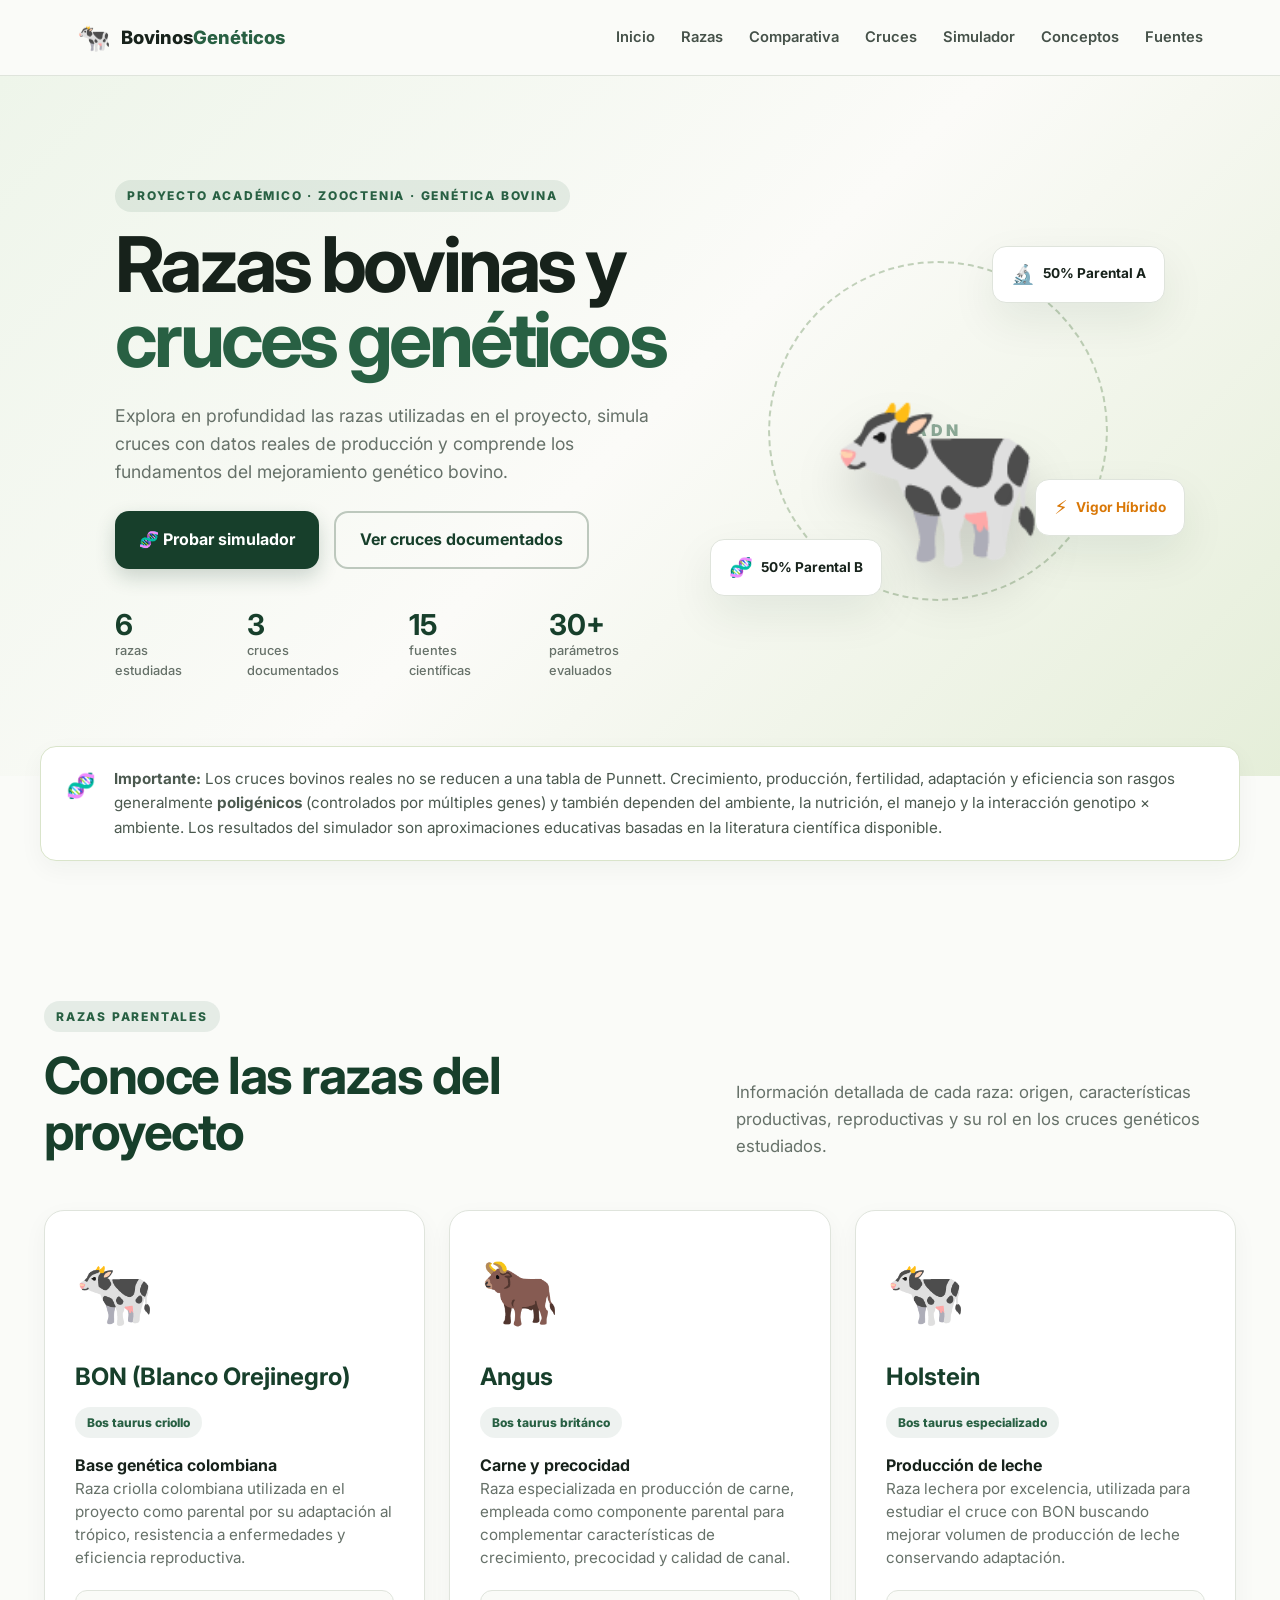
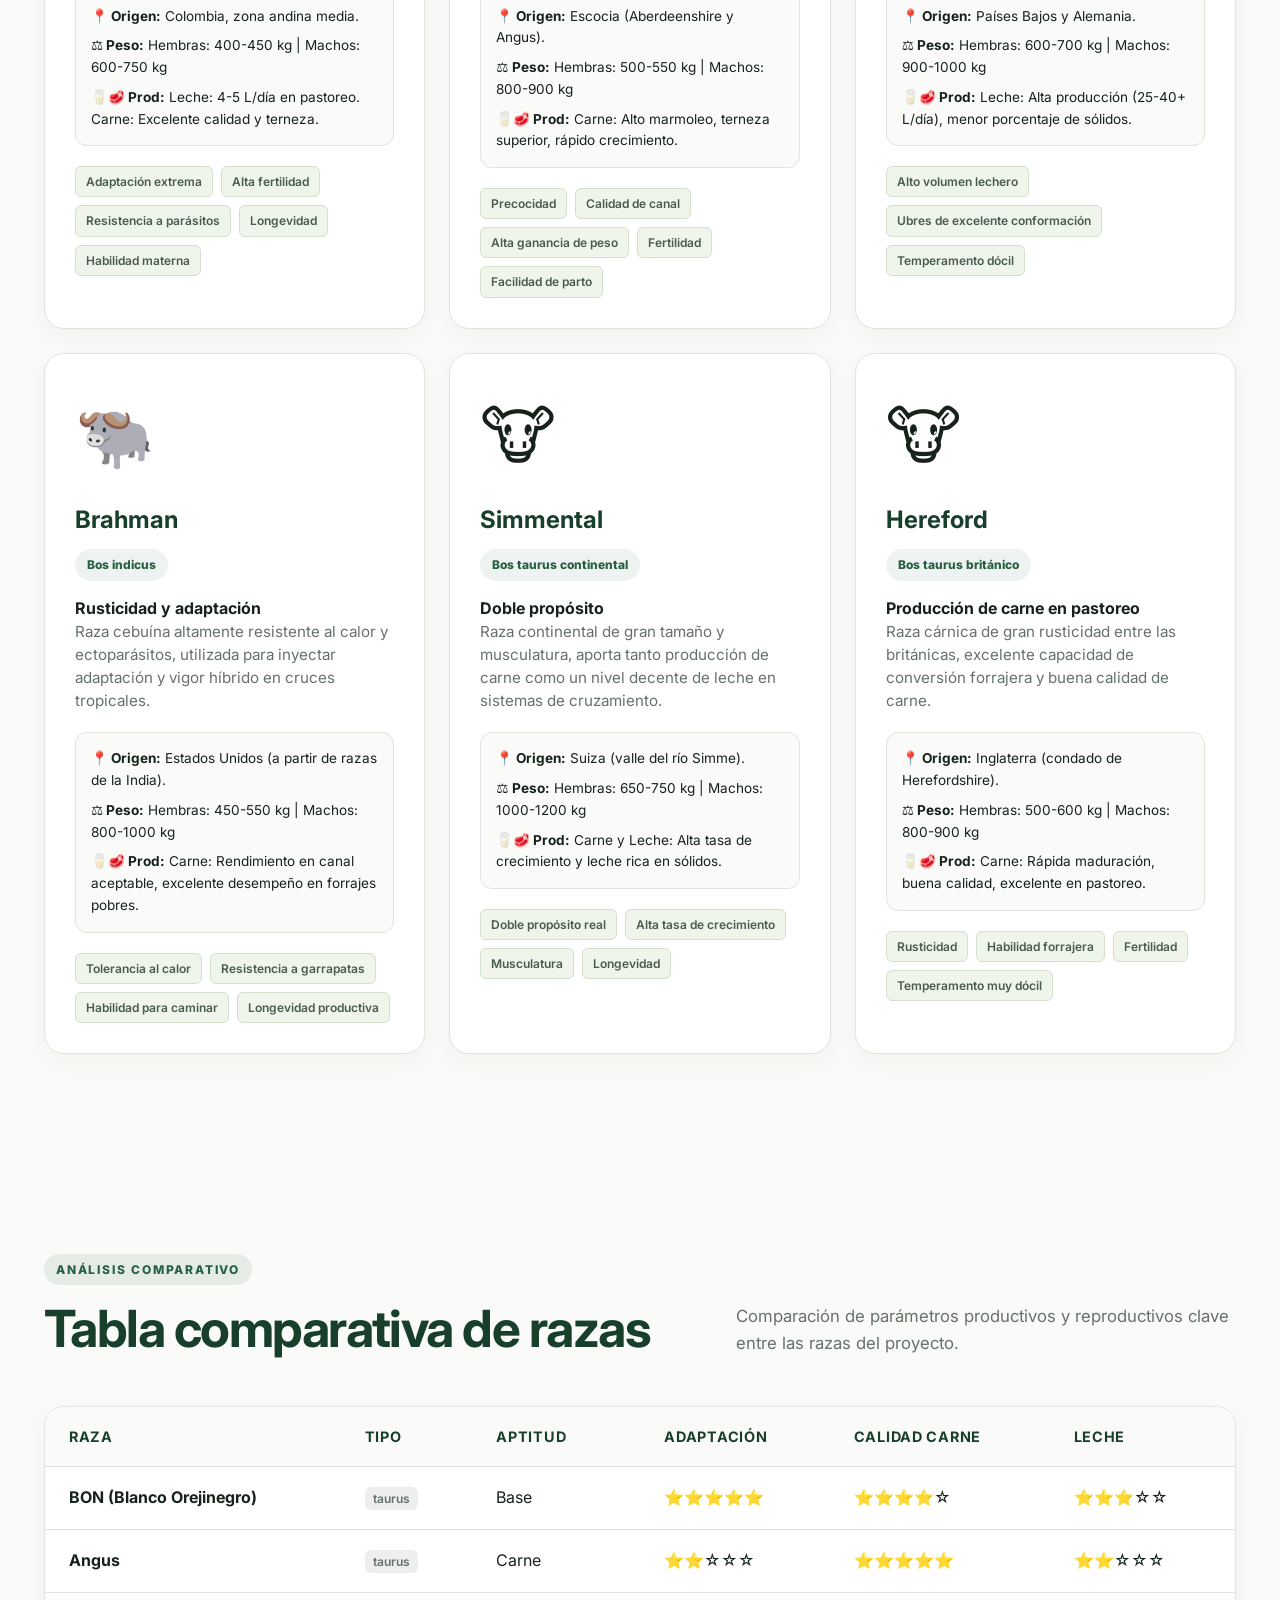
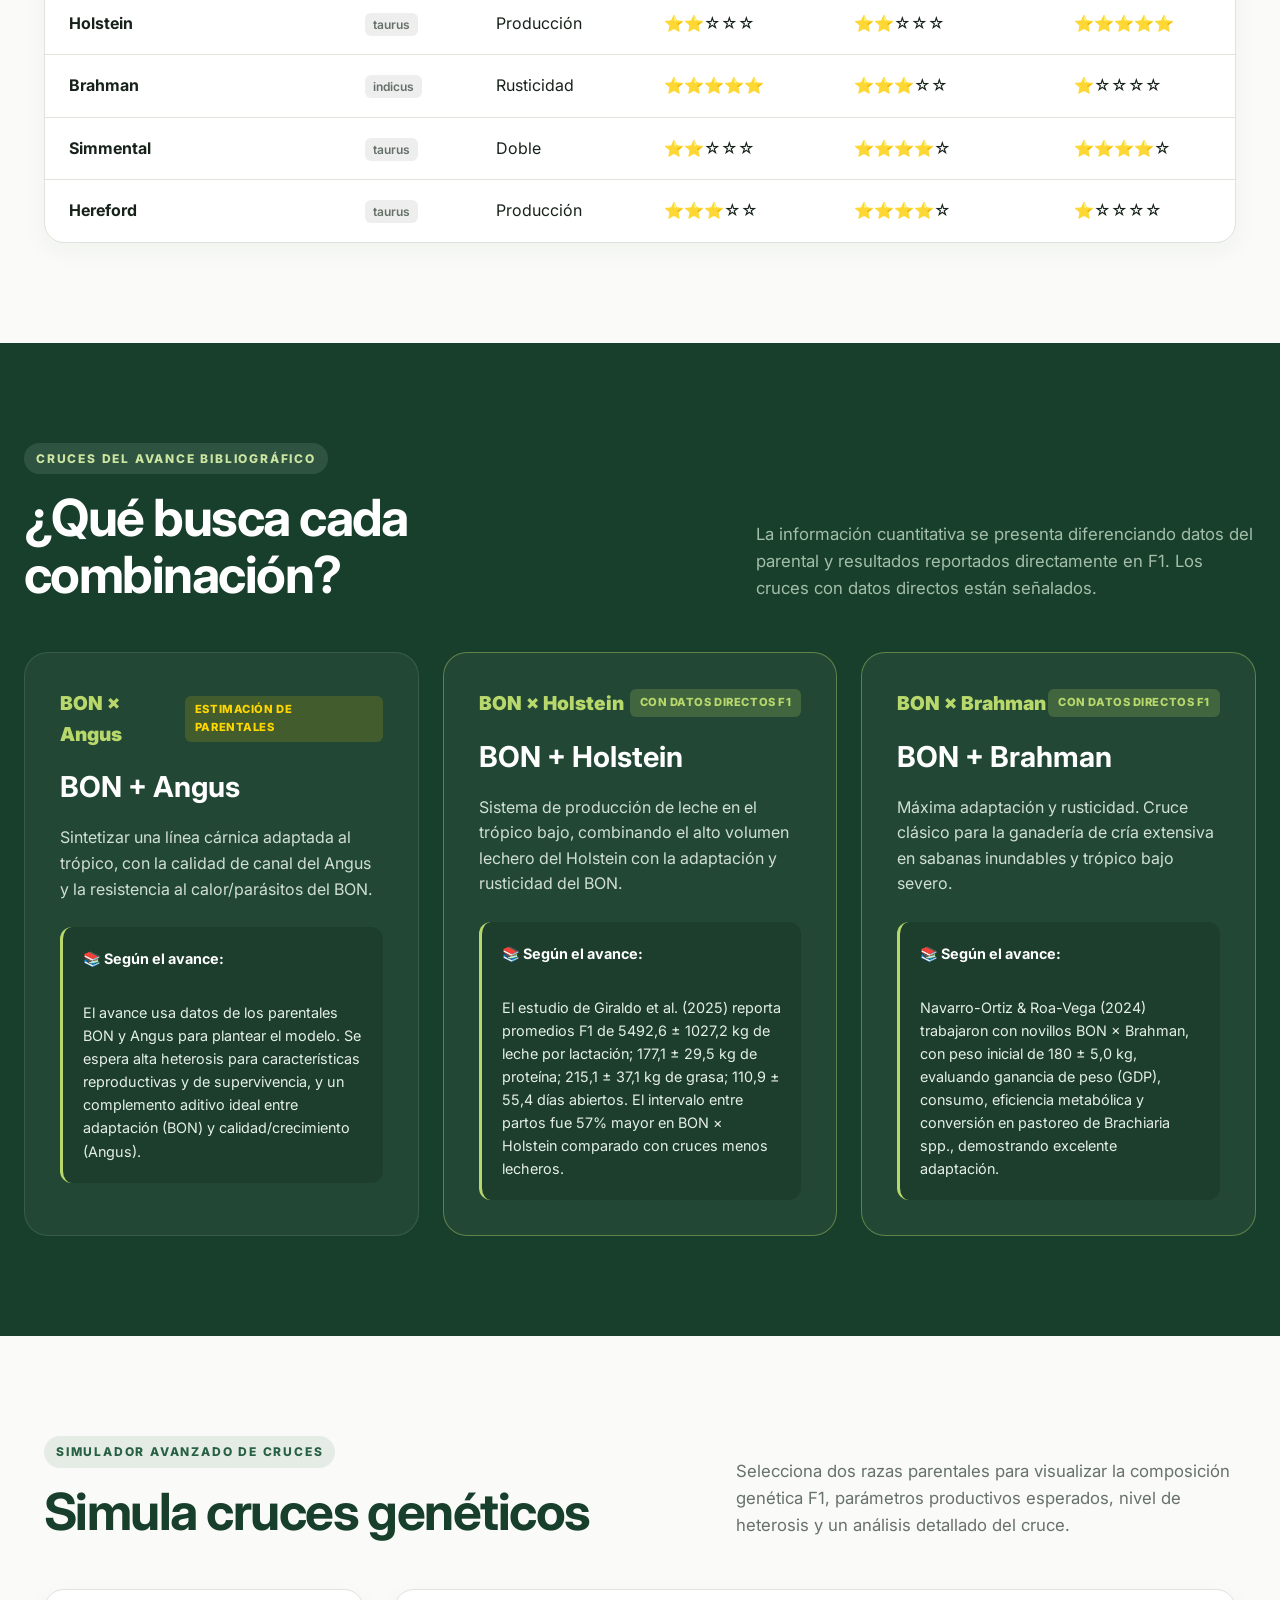
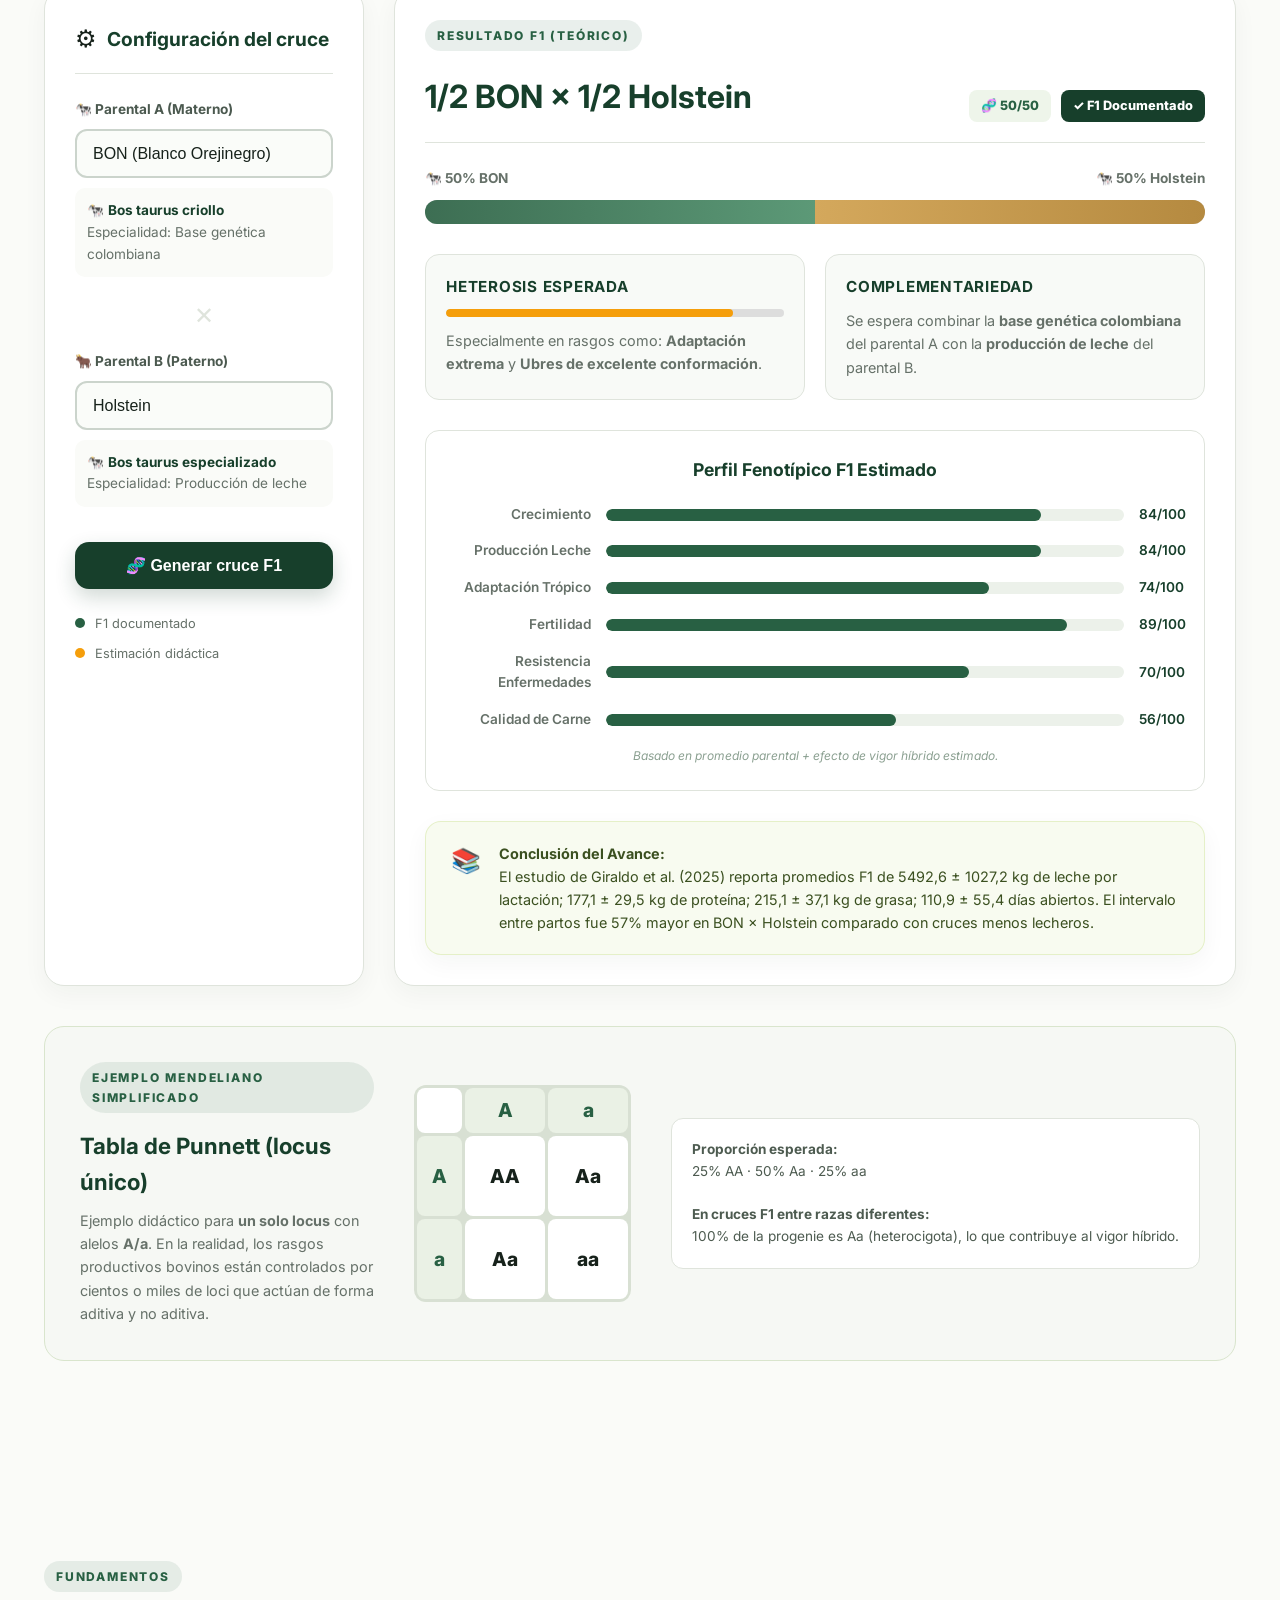
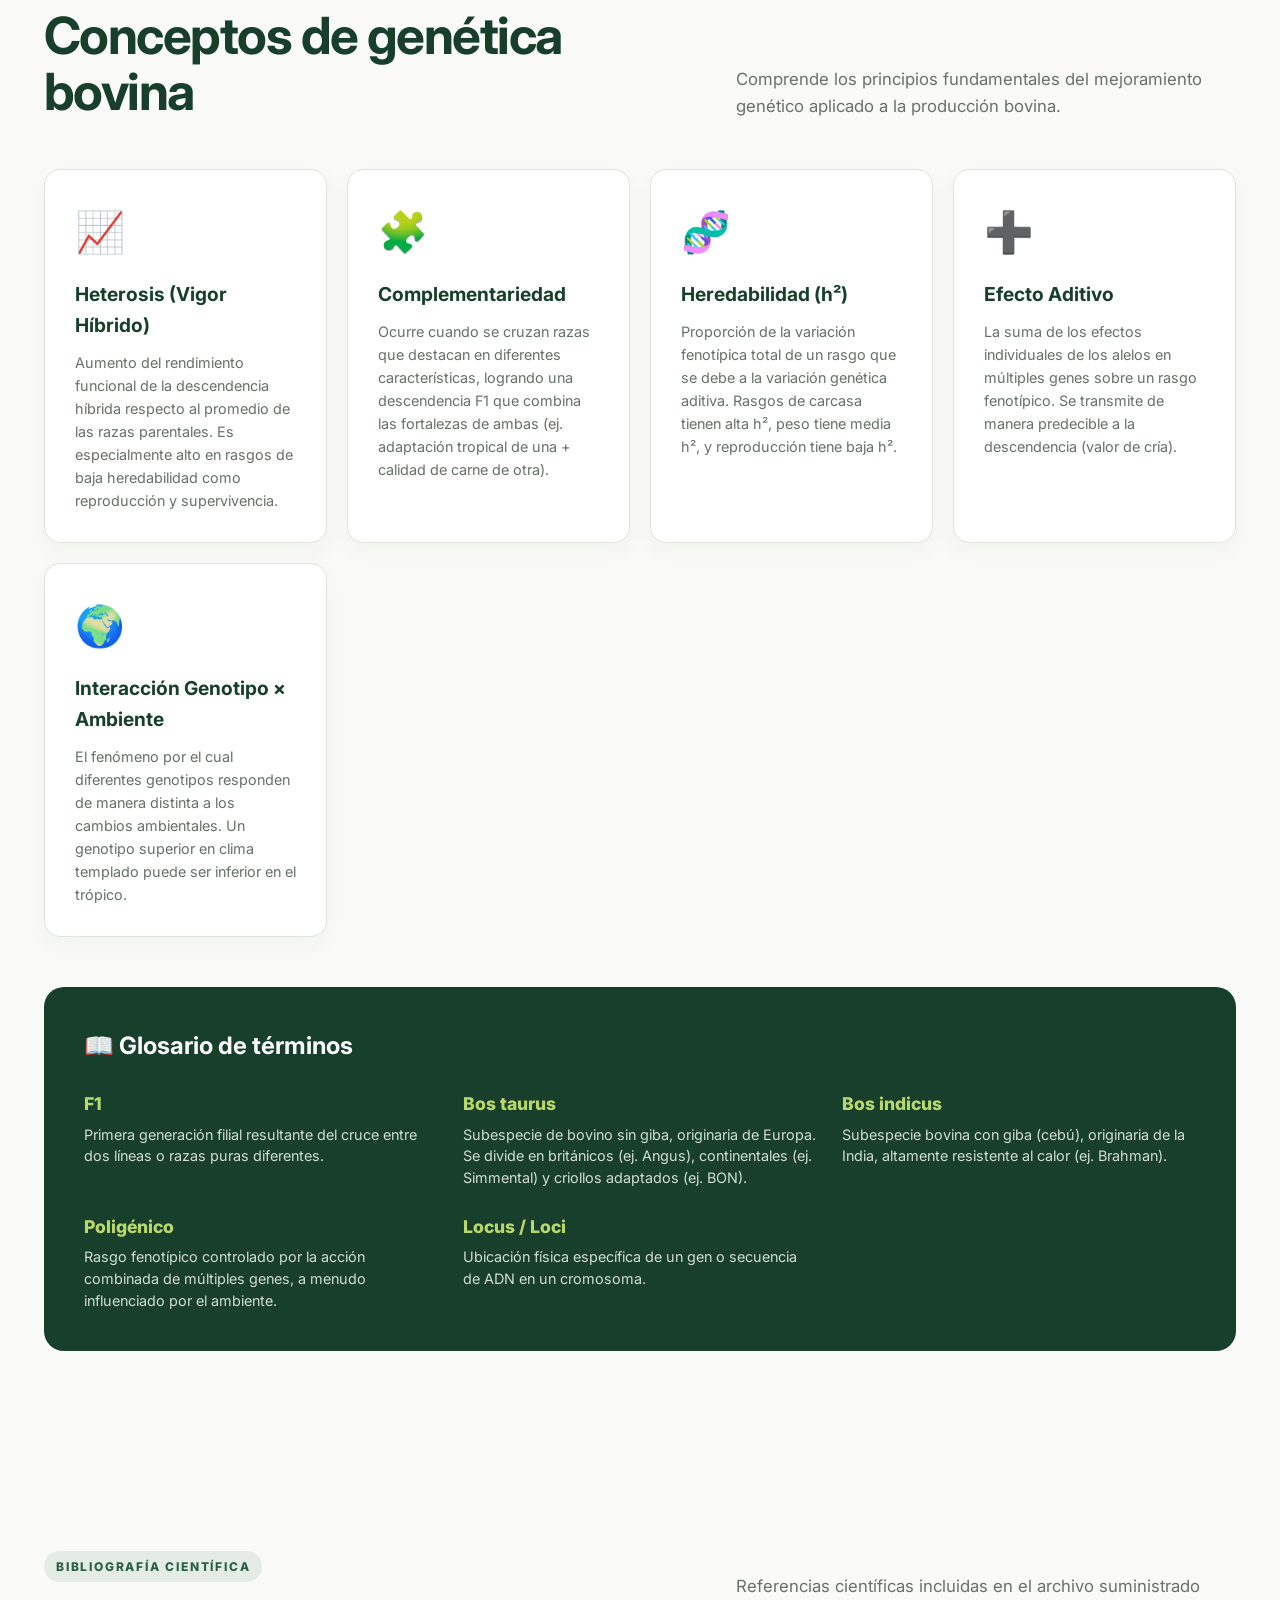
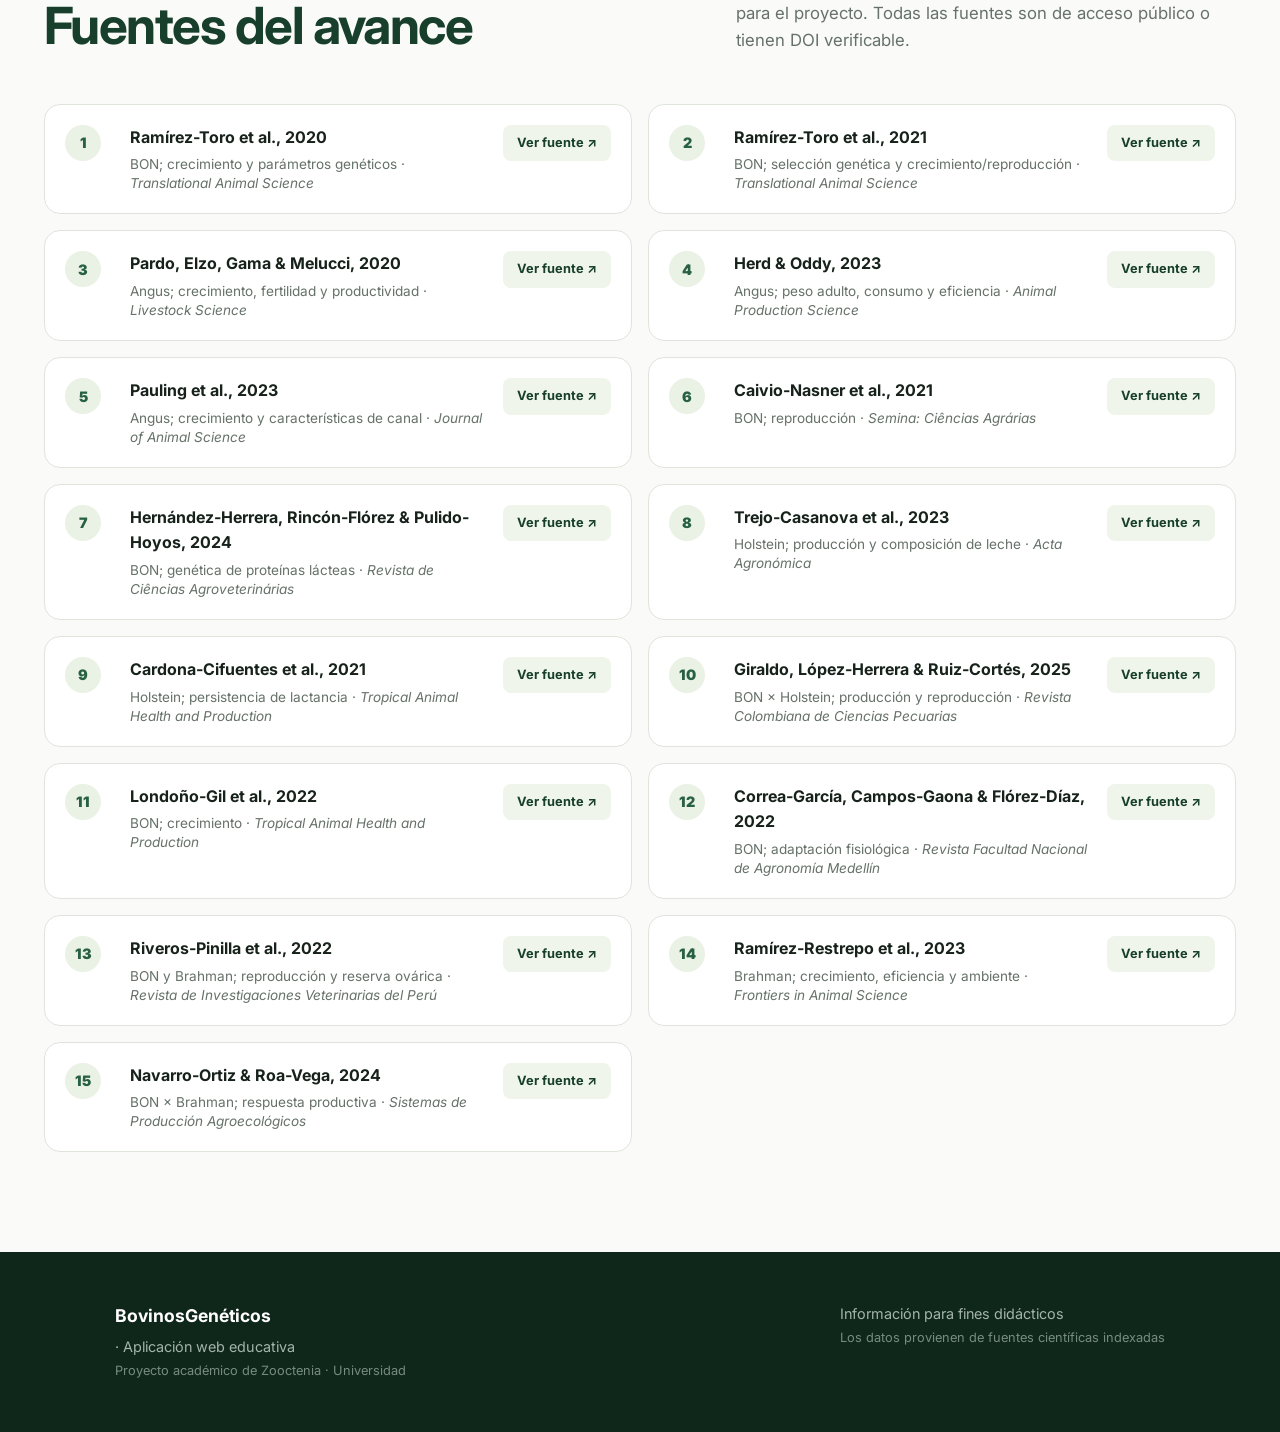
<file: index.html>
<!DOCTYPE html>
<html lang="es">
<head>
  <meta charset="UTF-8">
  <meta name="viewport" content="width=device-width, initial-scale=1.0">
  <meta name="theme-color" content="#173f2b">
  <meta name="description" content="Guía interactiva completa sobre razas bovinas, cruces genéticos y simulación de mejoramiento genético. Proyecto académico de Zooctenia.">
  <title>Bovinos Genéticos | Cruces, Razas y Simulador Avanzado</title>
  <link rel="manifest" href="manifest.json">
  <link rel="icon" href="icon.svg" type="image/svg+xml">
  <link href="https://fonts.googleapis.com/css2?family=Inter:wght@400;500;600;700;800;900&display=swap" rel="stylesheet">
  <link rel="stylesheet" href="styles.css">
</head>
<body>
  <header class="topbar">
    <a class="brand" href="#inicio" aria-label="Inicio">
      <span class="brand-mark">🐄</span>
      <span>Bovinos<span class="brand-accent">Genéticos</span></span>
    </a>
    <button id="menuBtn" class="menu-btn" aria-label="Abrir menú">☰</button>
    <nav id="nav">
      <a href="#inicio">Inicio</a>
      <a href="#razas">Razas</a>
      <a href="#comparativa">Comparativa</a>
      <a href="#cruces">Cruces</a>
      <a href="#simulador">Simulador</a>
      <a href="#conceptos">Conceptos</a>
      <a href="#fuentes">Fuentes</a>
    </nav>
  </header>

  <main>
    <section id="inicio" class="hero">
      <div class="hero-content">
        <span class="eyebrow">PROYECTO ACADÉMICO · ZOOCTENIA · GENÉTICA BOVINA</span>
        <h1>Razas bovinas y<br><span>cruces genéticos</span></h1>
        <p>Explora en profundidad las razas utilizadas en el proyecto, simula cruces con datos reales de producción y comprende los fundamentos del mejoramiento genético bovino.</p>
        <div class="hero-actions">
          <a class="btn primary" href="#simulador">🧬 Probar simulador</a>
          <a class="btn ghost" href="#cruces">Ver cruces documentados</a>
        </div>
        <div class="hero-stats">
          <div><strong>6</strong><span>razas estudiadas</span></div>
          <div><strong>3</strong><span>cruces documentados</span></div>
          <div><strong>15</strong><span>fuentes científicas</span></div>
          <div><strong>30+</strong><span>parámetros evaluados</span></div>
        </div>
      </div>
      <div class="cow-card">
        <div class="dna-helix">
          <div class="helix-strand"></div>
          <div class="helix-strand delay"></div>
        </div>
        <div class="cow-emoji">🐄</div>
        <div class="genome-ring"><span>ADN</span></div>
        <div class="floating-note note-1">
          <span class="note-icon">🔬</span>
          50% Parental A
        </div>
        <div class="floating-note note-2">
          <span class="note-icon">🧬</span>
          50% Parental B
        </div>
        <div class="floating-note note-3">
          <span class="note-icon">⚡</span>
          Vigor Híbrido
        </div>
      </div>
    </section>

    <section class="notice">
      <span>🧬</span>
      <div><strong>Importante:</strong> Los cruces bovinos reales no se reducen a una tabla de Punnett. Crecimiento, producción, fertilidad, adaptación y eficiencia son rasgos generalmente <strong>poligénicos</strong> (controlados por múltiples genes) y también dependen del ambiente, la nutrición, el manejo y la interacción genotipo × ambiente. Los resultados del simulador son aproximaciones educativas basadas en la literatura científica disponible.</div>
    </section>

    <!-- SECCIÓN RAZAS EXPANDIDA -->
    <section id="razas" class="section">
      <div class="section-head">
        <div>
          <span class="eyebrow">RAZAS PARENTALES</span>
          <h2>Conoce las razas del proyecto</h2>
        </div>
        <p>Información detallada de cada raza: origen, características productivas, reproductivas y su rol en los cruces genéticos estudiados.</p>
      </div>
      <div id="breedGrid" class="cards"></div>
    </section>

    <!-- NUEVA SECCIÓN: TABLA COMPARATIVA -->
    <section id="comparativa" class="section">
      <div class="section-head">
        <div>
          <span class="eyebrow">ANÁLISIS COMPARATIVO</span>
          <h2>Tabla comparativa de razas</h2>
        </div>
        <p>Comparación de parámetros productivos y reproductivos clave entre las razas del proyecto.</p>
      </div>
      <div class="table-container">
        <table id="breedComparisonTable" class="comparison-table">
          <thead></thead>
          <tbody></tbody>
        </table>
      </div>
    </section>

    <!-- CRUCES DOCUMENTADOS -->
    <section id="cruces" class="section dark-section">
      <div class="section-head">
        <div>
          <span class="eyebrow">CRUCES DEL AVANCE BIBLIOGRÁFICO</span>
          <h2>¿Qué busca cada combinación?</h2>
        </div>
        <p>La información cuantitativa se presenta diferenciando datos del parental y resultados reportados directamente en F1. Los cruces con datos directos están señalados.</p>
      </div>
      <div id="crossGrid" class="cross-grid"></div>
    </section>

    <!-- SIMULADOR MEJORADO -->
    <section id="simulador" class="section simulator-section">
      <div class="section-head">
        <div>
          <span class="eyebrow">SIMULADOR AVANZADO DE CRUCES</span>
          <h2>Simula cruces genéticos</h2>
        </div>
        <p>Selecciona dos razas parentales para visualizar la composición genética F1, parámetros productivos esperados, nivel de heterosis y un análisis detallado del cruce.</p>
      </div>

      <div class="simulator">
        <div class="selector-panel">
          <div class="selector-header">
            <span class="selector-icon">⚙️</span>
            <h3>Configuración del cruce</h3>
          </div>
          <label for="parentA">🐄 Parental A (Materno)</label>
          <select id="parentA"></select>
          <div id="parentAPreview" class="parent-preview"></div>
          
          <div class="cross-divider">
            <span>✕</span>
          </div>
          
          <label for="parentB">🐂 Parental B (Paterno)</label>
          <select id="parentB"></select>
          <div id="parentBPreview" class="parent-preview"></div>
          
          <button id="simulateBtn" class="btn primary full">🧬 Generar cruce F1</button>
          
          <div class="simulator-legend">
            <div><span class="legend-dot documented"></span> F1 documentado</div>
            <div><span class="legend-dot estimated"></span> Estimación didáctica</div>
          </div>
        </div>

        <div id="resultPanel" class="result-panel">
          <div class="result-empty">
            <div class="big-icon">🧬</div>
            <h3>Selecciona dos parentales</h3>
            <p>El simulador mostrará la composición teórica de la F1, parámetros productivos esperados, nivel de heterosis, gráfico radar de rasgos y advertencias sobre la interpretación genética.</p>
          </div>
        </div>
      </div>

      <div class="punnett">
        <div>
          <span class="eyebrow">EJEMPLO MENDELIANO SIMPLIFICADO</span>
          <h3>Tabla de Punnett (locus único)</h3>
          <p>Ejemplo didáctico para <strong>un solo locus</strong> con alelos <b>A/a</b>. En la realidad, los rasgos productivos bovinos están controlados por cientos o miles de loci que actúan de forma aditiva y no aditiva.</p>
        </div>
        <div class="punnett-grid">
          <div></div><div class="allele">A</div><div class="allele">a</div>
          <div class="allele">A</div><div>AA</div><div>Aa</div>
          <div class="allele">a</div><div>Aa</div><div>aa</div>
        </div>
        <div class="punnett-result">
          <b>Proporción esperada:</b><br>
          25% AA · 50% Aa · 25% aa<br><br>
          <b>En cruces F1 entre razas diferentes:</b><br>
          100% de la progenie es Aa (heterocigota), lo que contribuye al vigor híbrido.
        </div>
      </div>
    </section>

    <!-- NUEVA SECCIÓN: CONCEPTOS GENÉTICOS -->
    <section id="conceptos" class="section">
      <div class="section-head">
        <div>
          <span class="eyebrow">FUNDAMENTOS</span>
          <h2>Conceptos de genética bovina</h2>
        </div>
        <p>Comprende los principios fundamentales del mejoramiento genético aplicado a la producción bovina.</p>
      </div>
      <div id="conceptsGrid" class="concepts-grid"></div>

      <!-- GLOSARIO -->
      <div class="glossary-section">
        <h3>📖 Glosario de términos</h3>
        <div id="glossaryGrid" class="glossary-grid"></div>
      </div>
    </section>

    <!-- FUENTES -->
    <section id="fuentes" class="section">
      <div class="section-head">
        <div>
          <span class="eyebrow">BIBLIOGRAFÍA CIENTÍFICA</span>
          <h2>Fuentes del avance</h2>
        </div>
        <p>Referencias científicas incluidas en el archivo suministrado para el proyecto. Todas las fuentes son de acceso público o tienen DOI verificable.</p>
      </div>
      <div id="sourceList" class="source-list"></div>
    </section>
  </main>

  <footer>
    <div>
      <strong>BovinosGenéticos</strong> · Aplicación web educativa<br>
      <span class="footer-sub">Proyecto académico de Zooctenia · Universidad</span>
    </div>
    <div>
      <span>Información para fines didácticos</span><br>
      <span class="footer-sub">Los datos provienen de fuentes científicas indexadas</span>
    </div>
  </footer>

  <script src="app.js"></script>
</body>
</html>
</file>
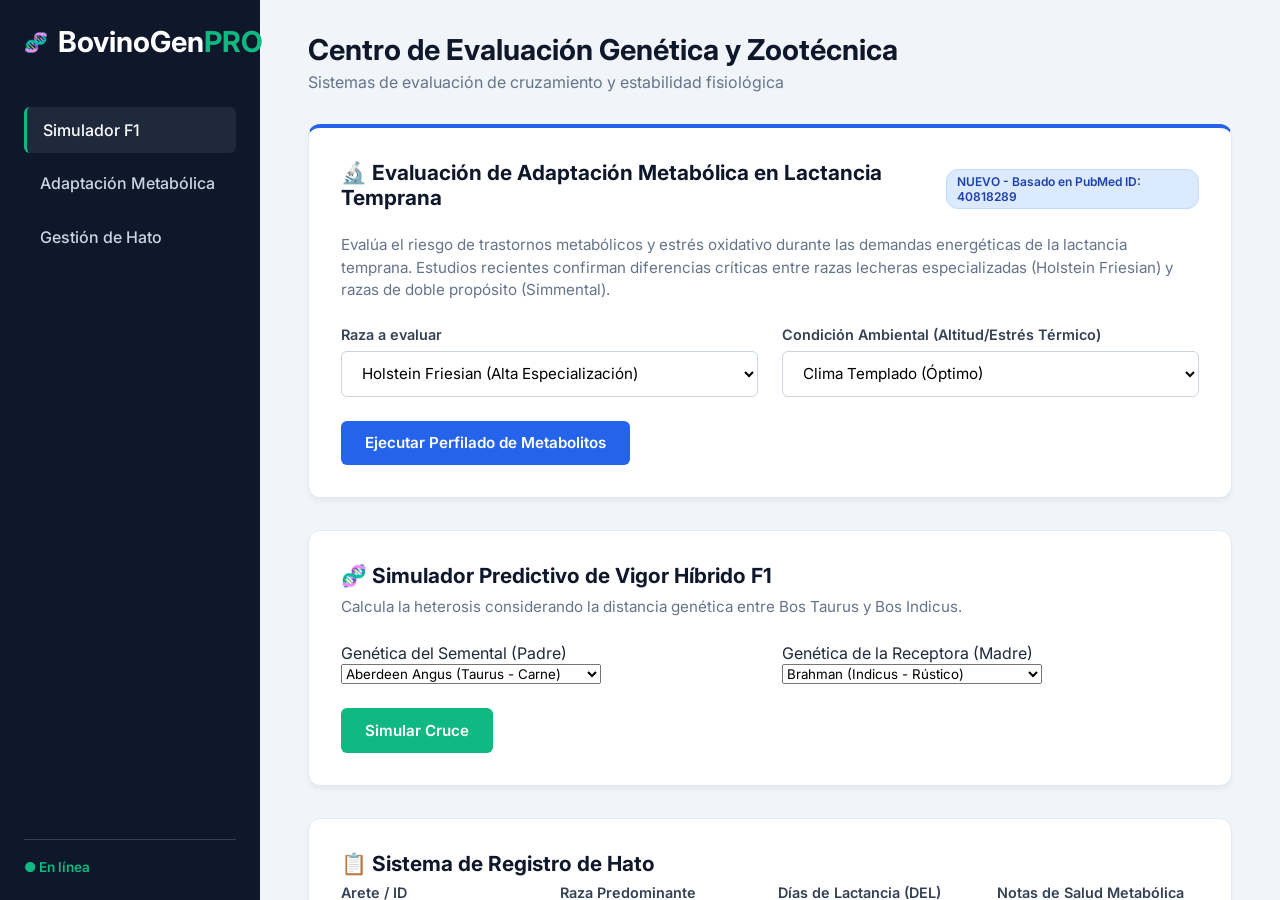
<file: BovinoGen_PRO_v3/index.html>
<!DOCTYPE html>
<html lang="es">
<head>
  <meta charset="UTF-8">
  <meta name="viewport" content="width=device-width, initial-scale=1.0">
  <meta name="theme-color" content="#1a3a2a">
  <title>BovinoGen PRO v3.0 - Advanced System</title>
  <link rel="stylesheet" href="styles.css">
  <link rel="manifest" href="manifest.json">
  <link rel="icon" href="icon.svg" type="image/svg+xml">
  <link href="https://fonts.googleapis.com/css2?family=Inter:wght@300;400;600;700&display=swap" rel="stylesheet">
</head>
<body>

  <div class="dashboard">
    <!-- Sidebar -->
    <aside class="sidebar">
      <div class="brand">
        <span class="icon">🧬</span>
        <h2>BovinoGen<b>PRO</b></h2>
      </div>
      <nav class="menu">
        <a href="#simulator-f1" class="active">Simulador F1</a>
        <a href="#metabolic-module">Adaptación Metabólica</a>
        <a href="#registry-module">Gestión de Hato</a>
      </nav>
      <div class="network-indicator">
        <span id="network-status" class="status-badge online">● En línea</span>
      </div>
    </aside>

    <!-- Main Content -->
    <main class="main-content">
      <header class="top-bar">
        <h1>Centro de Evaluación Genética y Zootécnica</h1>
        <p class="subtitle">Sistemas de evaluación de cruzamiento y estabilidad fisiológica</p>
      </header>

      <!-- Módulo: Simulador Metabólico (Basado en PubMed 40818289) -->
      <section id="metabolic-module" class="module-card highlight-module">
        <div class="module-header">
          <h3>🔬 Evaluación de Adaptación Metabólica en Lactancia Temprana</h3>
          <span class="badge new">NUEVO - Basado en PubMed ID: 40818289</span>
        </div>
        <p class="desc">
          Evalúa el riesgo de trastornos metabólicos y estrés oxidativo durante las demandas energéticas de la lactancia temprana. 
          Estudios recientes confirman diferencias críticas entre razas lecheras especializadas (Holstein Friesian) y razas de doble propósito (Simmental).
        </p>
        
        <div class="grid-2-col">
          <div class="input-group">
            <label>Raza a evaluar</label>
            <select id="meta-raza">
              <option value="Holstein">Holstein Friesian (Alta Especialización)</option>
              <option value="Simmental">Simmental (Doble Propósito)</option>
              <option value="Angus">Angus (Carne)</option>
              <option value="Brahman">Brahman / Cebú (Rusticidad Alta)</option>
            </select>
          </div>
          <div class="input-group">
            <label>Condición Ambiental (Altitud/Estrés Térmico)</label>
            <select id="meta-clima">
              <option value="optimo">Clima Templado (Óptimo)</option>
              <option value="tropical">Trópico Bajo (Estrés por calor)</option>
              <option value="altura">Alta Montaña (Ej. Trópico Alto - > 1700 msnm)</option>
            </select>
          </div>
        </div>
        
        <button id="btn-evaluar-meta" class="btn btn-primary">Ejecutar Perfilado de Metabolitos</button>

        <div id="meta-results" class="results-panel hidden">
          <h4>📊 Resultados del Perfilado Fisiológico Estimado</h4>
          <div class="meta-stats">
            <div class="stat-item">
              <span class="lbl">Riesgo de Estrés Oxidativo</span>
              <div class="progress-bar"><div id="bar-ox" class="fill danger" style="width: 0%;"></div></div>
              <span id="val-ox" class="val">0%</span>
            </div>
            <div class="stat-item">
              <span class="lbl">Estabilidad Metabólica</span>
              <div class="progress-bar"><div id="bar-est" class="fill success" style="width: 0%;"></div></div>
              <span id="val-est" class="val">0%</span>
            </div>
            <div class="stat-item">
              <span class="lbl">Déficit Energético Esperado</span>
              <div class="progress-bar"><div id="bar-def" class="fill warning" style="width: 0%;"></div></div>
              <span id="val-def" class="val">0%</span>
            </div>
          </div>
          <p class="conclusion" id="meta-conclusion"></p>
        </div>
      </section>

      <!-- Módulo: Simulador F1 Avanzado -->
      <section id="simulator-f1" class="module-card">
        <h3>🧬 Simulador Predictivo de Vigor Híbrido F1</h3>
        <p class="desc">Calcula la heterosis considerando la distancia genética entre Bos Taurus y Bos Indicus.</p>
        
        <div class="grid-2-col">
          <div class="sim-card">
            <label>Genética del Semental (Padre)</label>
            <select id="sim-padre">
              <option value="Angus">Aberdeen Angus (Taurus - Carne)</option>
              <option value="Holstein">Holstein (Taurus - Leche)</option>
              <option value="Brahman">Brahman (Indicus - Rústico)</option>
              <option value="Simmental">Simmental (Taurus - Doble Propósito)</option>
            </select>
          </div>
          <div class="sim-card">
            <label>Genética de la Receptora (Madre)</label>
            <select id="sim-madre">
              <option value="Brahman">Brahman (Indicus - Rústico)</option>
              <option value="Holstein">Holstein (Taurus - Leche)</option>
              <option value="Angus">Aberdeen Angus (Taurus - Carne)</option>
              <option value="Simmental">Simmental (Taurus - Doble Propósito)</option>
            </select>
          </div>
        </div>
        <button id="btn-simular-f1" class="btn btn-secondary">Simular Cruce</button>

        <div id="sim-results" class="results-panel hidden">
          <h4>Proyección de Cría: <span id="f1-titulo"></span></h4>
          <div class="f1-metrics">
            <div class="metric"><div class="m-val" id="f1-leche">0</div><div class="m-lbl">Potencial Lechero</div></div>
            <div class="metric"><div class="m-val" id="f1-carne">0</div><div class="m-lbl">Ganancia de Peso</div></div>
            <div class="metric"><div class="m-val" id="f1-rustico">0</div><div class="m-lbl">Rusticidad</div></div>
            <div class="metric highlight-metric"><div class="m-val" id="f1-heterosis">0%</div><div class="m-lbl">Vigor Híbrido</div></div>
          </div>
        </div>
      </section>

      <!-- Módulo: Gestión de Hato -->
      <section id="registry-module" class="module-card">
        <h3>📋 Sistema de Registro de Hato</h3>
        <form id="herd-form" class="form-grid">
          <div class="input-group">
            <label>Arete / ID</label>
            <input type="text" id="reg-id" required placeholder="Ej: V-204">
          </div>
          <div class="input-group">
            <label>Raza Predominante</label>
            <input type="text" id="reg-raza" required placeholder="Ej: 3/4 Holstein">
          </div>
          <div class="input-group">
            <label>Días de Lactancia (DEL)</label>
            <input type="number" id="reg-del" placeholder="0 para secas o machos">
          </div>
          <div class="input-group">
            <label>Notas de Salud Metabólica</label>
            <input type="text" id="reg-notas" placeholder="Ej: Observación de cetosis">
          </div>
          <div class="input-group full-width">
            <button type="submit" class="btn btn-primary">Registrar en Base de Datos Local</button>
          </div>
        </form>
        
        <div class="table-container">
          <table class="data-table">
            <thead>
              <tr>
                <th>ID</th>
                <th>Genética</th>
                <th>Lactancia (DEL)</th>
                <th>Estado / Notas</th>
                <th>Registro</th>
              </tr>
            </thead>
            <tbody id="herd-table-body">
              <!-- JS Injects data here -->
            </tbody>
          </table>
        </div>
      </section>

    </main>
  </div>
  <script src="app.js"></script>
</body>
</html>
</file>
<file: styles.css>
:root {
  --green: #173f2b; 
  --green2: #286043; 
  --lime: #b9d86c; 
  --cream: #f4f1e8;
  --ink: #17221b; 
  --muted: #667169; 
  --white: #fff; 
  --line: #dfe4dc;
  --bg: #fafbf8;
  --shadow: 0 18px 45px rgba(17,45,31,.08);
  --shadow-sm: 0 8px 25px rgba(25,48,34,.045);
  --border-radius: 20px;
}
* { box-sizing: border-box; margin: 0; padding: 0; }
html { scroll-behavior: smooth; }
body { 
  font-family: 'Inter', system-ui, -apple-system, sans-serif; 
  color: var(--ink); 
  background: var(--bg); 
  line-height: 1.6; 
}
a { text-decoration: none; color: inherit; }

/* Topbar */
.topbar {
  height: 76px; display: flex; align-items: center; justify-content: space-between;
  padding: 0 6vw; background: rgba(250,251,248,.92); backdrop-filter: blur(14px);
  border-bottom: 1px solid var(--line); position: sticky; top: 0; z-index: 50;
}
.brand { font-weight: 800; font-size: 1.15rem; display: flex; gap: 10px; align-items: center; }
.brand-mark { font-size: 1.7rem; }
.brand-accent { color: var(--green2); }
nav { display: flex; gap: 26px; font-size: .92rem; font-weight: 600; color: #455149; }
nav a:hover { color: var(--green2); }
.menu-btn { display: none; background: none; border: 0; font-size: 1.5rem; cursor: pointer; }

/* Hero Section */
.hero {
  min-height: 700px; 
  background: linear-gradient(135deg, #eef5ea 0%, #fbfbf8 50%, #e5eed9 100%);
  display: grid; grid-template-columns: 1.1fr 0.9fr; align-items: center;
  padding: 85px 9vw 75px; overflow: hidden; gap: 40px;
}
.eyebrow {
  display: inline-block; font-size: .75rem; letter-spacing: .15em; font-weight: 800;
  color: var(--green2); margin-bottom: 15px; background: rgba(40, 96, 67, 0.1);
  padding: 6px 12px; border-radius: 99px; text-transform: uppercase;
}
.hero h1 { font-size: clamp(3.2rem, 6vw, 6.5rem); line-height: .98; letter-spacing: -.05em; max-width: 800px; }
.hero h1 span { color: var(--green2); }
.hero p { font-size: 1.1rem; color: var(--muted); max-width: 650px; margin: 25px 0; }
.hero-actions { display: flex; gap: 15px; flex-wrap: wrap; margin-bottom: 40px; }
.btn {
  border: 0; border-radius: 14px; padding: 14px 24px; font-weight: 700; font-size: 1rem;
  cursor: pointer; display: inline-flex; justify-content: center; align-items: center;
  transition: all .2s ease;
}
.btn.primary { background: var(--green); color: #fff; box-shadow: 0 8px 20px rgba(23,63,43,0.2); }
.btn.primary:hover { transform: translateY(-3px); background: #1f5037; box-shadow: 0 12px 25px rgba(23,63,43,0.3); }
.btn.ghost { border: 2px solid #bdc8bd; background: transparent; color: var(--green); }
.btn.ghost:hover { border-color: var(--green2); background: rgba(40,96,67,.05); }

.hero-stats { display: flex; gap: 40px; }
.hero-stats div { display: flex; flex-direction: column; }
.hero-stats strong { font-size: 1.8rem; line-height: 1.1; color: var(--green); }
.hero-stats span { font-size: .8rem; color: var(--muted); font-weight: 500; }

/* 3D-ish Cow visual */
.cow-card { height: 450px; position: relative; display: grid; place-items: center; }
.cow-emoji { font-size: 11rem; filter: drop-shadow(0 30px 25px rgba(0,0,0,.15)); z-index: 2; animation: float 6s ease-in-out infinite; }
@keyframes float { 0%, 100% { transform: translateY(0); } 50% { transform: translateY(-15px); } }
.genome-ring { position: absolute; width: 340px; height: 340px; border: 2px dashed #89a77e; border-radius: 50%; display: grid; place-items: center; color: var(--green2); font-weight: 900; letter-spacing: .2em; opacity: 0.5; animation: spin 40s linear infinite; }
@keyframes spin { 100% { transform: rotate(360deg); } }
.floating-note { position: absolute; background: #fff; border: 1px solid var(--line); box-shadow: var(--shadow); padding: 12px 18px; border-radius: 14px; font-size: .85rem; font-weight: 700; z-index: 4; display: flex; align-items: center; gap: 8px; }
.note-icon { font-size: 1.2rem; }
.note-1 { top: 40px; right: 0; animation: floatNote 5s ease-in-out infinite 1s; }
.note-2 { bottom: 60px; left: 0; animation: floatNote 6s ease-in-out infinite 2s; }
.note-3 { bottom: 120px; right: -20px; animation: floatNote 4s ease-in-out infinite 0s; color: #d97706; }
@keyframes floatNote { 0%, 100% { transform: translateY(0); } 50% { transform: translateY(-8px); } }

/* Notice Bar */
.notice { margin: -30px auto 40px; max-width: 1200px; background: #fff; border: 1px solid #d9e4ca; padding: 20px 25px; border-radius: 16px; display: flex; gap: 18px; align-items: flex-start; font-size: .95rem; color: #4b594f; box-shadow: var(--shadow-sm); position: relative; z-index: 10; }
.notice span { font-size: 1.5rem; }

/* Sections */
.section { max-width: 1240px; margin: 0 auto; padding: 100px 24px; }
.section-head { display: flex; justify-content: space-between; align-items: flex-end; gap: 40px; margin-bottom: 50px; }
.section-head h2 { font-size: clamp(2.2rem, 4vw, 3.5rem); line-height: 1.1; letter-spacing: -.03em; color: var(--green); }
.section-head p { max-width: 500px; color: var(--muted); font-size: 1.05rem; }

/* Cards (Breeds) */
.cards { display: grid; grid-template-columns: repeat(auto-fit, minmax(320px, 1fr)); gap: 24px; }
.card { background: #fff; border: 1px solid var(--line); border-radius: var(--border-radius); padding: 30px; box-shadow: var(--shadow-sm); transition: transform 0.3s ease; }
.card:hover { transform: translateY(-5px); box-shadow: var(--shadow); border-color: #c0d3c0; }
.breed-icon { font-size: 4rem; margin-bottom: 15px; }
.card h3 { font-size: 1.5rem; margin-bottom: 5px; color: var(--green); }
.tag { display: inline-block; font-size: .75rem; font-weight: 800; padding: 6px 12px; border-radius: 99px; background: rgba(40, 96, 67, 0.08); color: var(--green2); margin: 5px 0 15px; }
.desc-text { font-size: .95rem; color: var(--muted); margin-bottom: 20px; line-height: 1.5; }
.breed-details { background: var(--bg); padding: 15px; border-radius: 12px; margin-bottom: 20px; border: 1px solid var(--line); }
.breed-details p { font-size: .85rem; margin-bottom: 8px; color: var(--ink); }
.breed-details p:last-child { margin-bottom: 0; }
.trait-tags { list-style: none; display: flex; flex-wrap: wrap; gap: 8px; }
.trait-tags li { background: #f0f5ec; border: 1px solid #d4dfcc; padding: 5px 10px; border-radius: 6px; font-size: .75rem; font-weight: 600; color: #4a5c4d; }

/* Table Section */
.table-container { overflow-x: auto; background: #fff; border-radius: var(--border-radius); border: 1px solid var(--line); box-shadow: var(--shadow-sm); }
.comparison-table { width: 100%; border-collapse: collapse; text-align: left; }
.comparison-table th, .comparison-table td { padding: 18px 24px; border-bottom: 1px solid var(--line); }
.comparison-table th { background: var(--bg); font-weight: 700; color: var(--green); font-size: .9rem; text-transform: uppercase; letter-spacing: 0.05em; }
.comparison-table tr:last-child td { border-bottom: none; }
.type-badge { background: #eee; padding: 4px 8px; border-radius: 6px; font-size: .75rem; font-weight: 600; color: var(--muted); }

/* Dark Section (Crosses) */
.dark-section { max-width: none; background: var(--green); color: #fff; padding-left: max(24px, calc((100% - 1240px) / 2)); padding-right: max(24px, calc((100% - 1240px) / 2)); }
.dark-section .section-head h2 { color: #fff; }
.dark-section .section-head p { color: #a4bea9; }
.dark-section .eyebrow { background: rgba(255,255,255,0.1); color: #cce6a2; }
.cross-grid { display: grid; grid-template-columns: repeat(auto-fit, minmax(350px, 1fr)); gap: 24px; }
.cross { background: rgba(255,255,255,.05); border: 1px solid rgba(255,255,255,.1); border-radius: 24px; padding: 35px; transition: transform 0.3s ease; }
.cross:hover { transform: translateY(-5px); background: rgba(255,255,255,.08); }
.cross.is-direct { border-color: rgba(185, 216, 108, 0.4); }
.cross-header { display: flex; justify-content: space-between; align-items: center; margin-bottom: 15px; }
.cross-code { font-weight: 900; color: var(--lime); font-size: 1.2rem; }
.badge { font-size: .7rem; font-weight: 800; padding: 5px 10px; border-radius: 6px; text-transform: uppercase; letter-spacing: .05em; }
.badge-success { background: rgba(185, 216, 108, 0.2); color: var(--lime); }
.badge-warning { background: rgba(255, 204, 0, 0.15); color: #ffd700; }
.cross h3 { font-size: 1.8rem; margin-bottom: 15px; color: #fff; }
.cross .goal { color: #d1ded4; font-size: 1rem; line-height: 1.6; margin-bottom: 25px; }
.cross .result { background: rgba(0,0,0,.15); padding: 20px; border-radius: 12px; font-size: .9rem; color: #e4efe7; border-left: 3px solid var(--lime); }
.cross .result strong { color: #fff; display: block; margin-bottom: 8px; }

/* Simulator Section */
.simulator { display: grid; grid-template-columns: 320px 1fr; gap: 30px; margin-bottom: 40px; }
.selector-panel, .result-panel { background: #fff; border: 1px solid var(--line); border-radius: var(--border-radius); padding: 30px; box-shadow: var(--shadow-sm); }
.selector-header { display: flex; align-items: center; gap: 10px; margin-bottom: 25px; padding-bottom: 15px; border-bottom: 1px solid var(--line); }
.selector-header h3 { font-size: 1.2rem; color: var(--green); }
.selector-icon { font-size: 1.5rem; }
label { font-size: .85rem; font-weight: 700; display: block; margin-bottom: 8px; color: #4b594f; }
select { width: 100%; padding: 14px 16px; border-radius: 12px; border: 2px solid #cbd4cc; background: #fafcf9; font-size: 1rem; font-weight: 500; color: var(--ink); margin-bottom: 10px; cursor: pointer; transition: border-color 0.2s; appearance: none; }
select:focus { outline: none; border-color: var(--green2); }
.parent-preview { background: var(--bg); border-radius: 10px; padding: 12px; font-size: .85rem; color: var(--muted); margin-bottom: 20px; }
.parent-preview strong { color: var(--green); }
.cross-divider { text-align: center; font-size: 1.5rem; color: var(--line); margin-bottom: 15px; font-weight: 900; }
.full { width: 100%; margin-top: 15px; }
.simulator-legend { margin-top: 25px; display: flex; flex-direction: column; gap: 10px; font-size: .8rem; color: var(--muted); }
.legend-dot { display: inline-block; width: 10px; height: 10px; border-radius: 50%; margin-right: 6px; }
.legend-dot.documented { background: var(--green2); }
.legend-dot.estimated { background: #f59e0b; }

.result-panel { min-height: 500px; display: flex; flex-direction: column; }
.result-empty { margin: auto; text-align: center; padding: 40px 20px; color: var(--muted); max-width: 400px; }
.result-empty h3 { color: var(--green); margin-bottom: 10px; font-size: 1.4rem; }
.big-icon { font-size: 4rem; margin-bottom: 15px; opacity: 0.8; }
.result-head { display: flex; justify-content: space-between; align-items: flex-end; padding-bottom: 20px; border-bottom: 1px solid var(--line); margin-bottom: 25px; }
.result-head h3 { font-size: 2rem; color: var(--green); margin-top: 5px; }
.f1-badges { display: flex; gap: 10px; flex-wrap: wrap; }
.f1-badge { background: #eef5ea; color: var(--green2); font-weight: 800; padding: 6px 12px; border-radius: 8px; font-size: .8rem; }
.f1-badge.direct { background: var(--green); color: #fff; }

.genetics-viz { margin-bottom: 30px; }
.mix-labels { display: flex; justify-content: space-between; font-size: .85rem; font-weight: 700; margin-bottom: 10px; color: var(--muted); }
.mix-bar { display: flex; height: 24px; border-radius: 99px; overflow: hidden; background: #ddd; box-shadow: inset 0 2px 5px rgba(0,0,0,0.1); }
.mix-a { width: 50%; background: linear-gradient(90deg, #3d6e53, #5c9977); }
.mix-b { width: 50%; background: linear-gradient(90deg, #d4a85c, #b58a40); }

.data-grid { display: grid; grid-template-columns: 1fr 1fr; gap: 20px; margin-bottom: 30px; }
.data-card { background: #f8faf7; border: 1px solid var(--line); border-radius: 14px; padding: 20px; }
.data-card h4 { font-size: .95rem; color: var(--green); margin-bottom: 10px; text-transform: uppercase; letter-spacing: 0.05em; }
.data-card p { font-size: .9rem; color: var(--muted); }
.heterosis-meter { height: 8px; background: #ddd; border-radius: 4px; margin-bottom: 12px; overflow: hidden; }
.meter-fill { height: 100%; background: #f59e0b; border-radius: 4px; transition: width 1s ease-out; }

.radar-container { background: #fff; border: 1px solid var(--line); border-radius: 14px; padding: 25px; margin-bottom: 30px; }
.radar-container h4 { font-size: 1.1rem; color: var(--green); margin-bottom: 20px; text-align: center; }
.radar-bars { display: grid; gap: 15px; }
.bar-row { display: grid; grid-template-columns: 140px 1fr 40px; align-items: center; gap: 15px; font-size: .85rem; font-weight: 600; }
.bar-label { text-align: right; color: var(--muted); }
.bar-track { height: 12px; background: #ecf1ea; border-radius: 6px; overflow: hidden; }
.bar-fill { height: 100%; background: var(--green2); border-radius: 6px; transition: width 1s ease-out; }
.bar-val { color: var(--green); text-align: right; }
.chart-note { font-size: .75rem; text-align: center; color: #8ba091; margin-top: 15px; font-style: italic; }

.conclusion-notice { margin: 0; background: rgba(185, 216, 108, 0.1); border-color: rgba(185, 216, 108, 0.3); color: #3b5020; font-size: .9rem; }

/* Punnett Square */
.punnett { background: #f6f8f4; border: 1px solid #d9e5cd; border-radius: var(--border-radius); padding: 35px; display: grid; grid-template-columns: 1fr auto auto; gap: 40px; align-items: center; }
.punnett h3 { font-size: 1.4rem; color: var(--green); margin-bottom: 10px; }
.punnett p { font-size: .9rem; color: var(--muted); line-height: 1.6; }
.punnett-grid { display: grid; grid-template-columns: 45px 80px 80px; grid-template-rows: 45px 80px 80px; gap: 3px; background: #d8e0d3; padding: 3px; border-radius: 12px; }
.punnett-grid > div { background: #fff; display: grid; place-items: center; font-weight: 800; font-size: 1.2rem; border-radius: 8px; }
.punnett-grid .allele { background: #eaf1e5; color: var(--green2); }
.punnett-result { font-size: .85rem; color: #4d5b50; background: #fff; padding: 20px; border-radius: 12px; border: 1px solid var(--line); }

/* Concepts Section */
.concepts-grid { display: grid; grid-template-columns: repeat(auto-fit, minmax(280px, 1fr)); gap: 20px; margin-bottom: 50px; }
.concept-card { background: #fff; padding: 30px; border-radius: 16px; border: 1px solid var(--line); box-shadow: var(--shadow-sm); }
.concept-icon { font-size: 2.5rem; margin-bottom: 15px; }
.concept-card h4 { font-size: 1.2rem; color: var(--green); margin-bottom: 10px; }
.concept-card p { font-size: .9rem; color: var(--muted); }

.glossary-section { background: var(--green); color: #fff; padding: 40px; border-radius: 20px; }
.glossary-section h3 { margin-bottom: 25px; font-size: 1.5rem; }
.glossary-grid { display: grid; grid-template-columns: repeat(auto-fit, minmax(300px, 1fr)); gap: 25px; }
.glossary-item dt { font-weight: 800; color: var(--lime); font-size: 1.1rem; margin-bottom: 5px; }
.glossary-item dd { font-size: .9rem; color: #d2ddd5; line-height: 1.5; }

/* Sources Section */
.source-list { display: grid; grid-template-columns: repeat(auto-fit, minmax(400px, 1fr)); gap: 16px; }
.source { background: #fff; border: 1px solid var(--line); border-radius: 16px; padding: 20px; display: grid; grid-template-columns: 45px 1fr auto; gap: 20px; align-items: start; transition: transform 0.2s; }
.source:hover { transform: translateY(-3px); box-shadow: var(--shadow-sm); border-color: #c0d3c0; }
.source-num { width: 36px; height: 36px; border-radius: 50%; background: #eaf1e5; color: var(--green2); display: grid; place-items: center; font-size: .9rem; font-weight: 900; }
.source h4 { font-size: 1rem; color: var(--ink); margin-bottom: 5px; }
.source p { font-size: .85rem; color: var(--muted); line-height: 1.4; }
.btn-source { display: inline-block; font-size: .8rem; font-weight: 700; color: var(--green); background: #f0f5ec; padding: 8px 14px; border-radius: 8px; transition: background 0.2s; }
.btn-source:hover { background: #e1e9db; }

/* Footer */
footer { padding: 50px 9vw; background: #0f271b; color: #a4b4ab; display: flex; justify-content: space-between; flex-wrap: wrap; gap: 30px; font-size: .9rem; }
footer strong { color: #fff; font-size: 1.1rem; display: block; margin-bottom: 5px; }
.footer-sub { font-size: .8rem; opacity: 0.7; }

/* Media Queries */
@media (max-width: 1100px) {
  .hero { grid-template-columns: 1fr 1fr; padding-top: 60px; }
  .simulator { grid-template-columns: 1fr; }
  .punnett { grid-template-columns: 1fr; }
}

@media (max-width: 900px) {
  nav { display: none; position: absolute; top: 76px; left: 0; right: 0; background: rgba(255,255,255,0.98); backdrop-filter: blur(10px); padding: 20px 7vw; border-bottom: 1px solid var(--line); flex-direction: column; gap: 20px; font-size: 1.1rem; box-shadow: 0 10px 20px rgba(0,0,0,0.05); }
  .menu-btn { display: block; }
  .hero { grid-template-columns: 1fr; text-align: center; padding-top: 50px; }
  .hero h1 { margin: 0 auto; }
  .hero p { margin: 25px auto; }
  .hero-actions { justify-content: center; }
  .hero-stats { justify-content: center; }
  .cow-card { height: 350px; }
  .dark-section { padding-left: 24px; padding-right: 24px; }
  .source-list { grid-template-columns: 1fr; }
}

@media (max-width: 600px) {
  .topbar { padding: 0 20px; }
  .hero { padding: 40px 20px; }
  .hero h1 { font-size: 2.8rem; }
  .hero-stats { flex-wrap: wrap; gap: 20px; justify-content: space-around; }
  .hero-stats div { align-items: center; }
  .cow-card { height: 300px; }
  .cow-emoji { font-size: 8rem; }
  .genome-ring { width: 240px; height: 240px; }
  .floating-note { padding: 8px 12px; font-size: .75rem; }
  .note-1 { right: -10px; }
  .note-2 { left: -10px; }
  .section { padding: 70px 20px; }
  .section-head { flex-direction: column; align-items: flex-start; gap: 15px; margin-bottom: 30px; }
  .data-grid { grid-template-columns: 1fr; }
  .bar-row { grid-template-columns: 100px 1fr 30px; font-size: .75rem; gap: 10px; }
  .punnett-grid { grid-template-columns: 35px 60px 60px; grid-template-rows: 35px 60px 60px; }
  .punnett-grid > div { font-size: 1rem; }
  .source { grid-template-columns: 36px 1fr; }
  .btn-source { grid-column: 2; justify-self: start; }
  footer { flex-direction: column; text-align: center; }
}
</file>
<file: BovinoGen_PRO_v3/styles.css>
@import url('https://fonts.googleapis.com/css2?family=Inter:wght@300;400;500;600;700&display=swap');

:root {
  --bg-app: #f1f5f9;
  --bg-sidebar: #0f172a;
  --bg-card: #ffffff;
  --text-main: #1e293b;
  --text-muted: #64748b;
  --primary: #2563eb;
  --primary-hover: #1d4ed8;
  --secondary: #10b981;
  --secondary-hover: #059669;
  --danger: #ef4444;
  --warning: #f59e0b;
  --border: #e2e8f0;
}

* { box-sizing: border-box; margin: 0; padding: 0; font-family: 'Inter', sans-serif; }
body { background: var(--bg-app); color: var(--text-main); display: flex; min-height: 100vh; }

/* Layout */
.dashboard { display: flex; width: 100%; }
.sidebar { width: 260px; background: var(--bg-sidebar); color: white; display: flex; flex-direction: column; padding: 1.5rem; }
.main-content { flex: 1; padding: 2rem 3rem; overflow-y: auto; height: 100vh; }

/* Sidebar */
.brand { display: flex; align-items: center; gap: 10px; margin-bottom: 3rem; font-size: 1.2rem; }
.brand b { color: var(--secondary); }
.menu { display: flex; flex-direction: column; gap: 0.5rem; flex: 1; }
.menu a { color: #cbd5e1; text-decoration: none; padding: 0.8rem 1rem; border-radius: 6px; transition: 0.2s; font-weight: 500; }
.menu a:hover, .menu a.active { background: #1e293b; color: white; border-left: 3px solid var(--secondary); }
.network-indicator { margin-top: auto; padding-top: 1rem; border-top: 1px solid #334155; }
.status-badge { font-size: 0.85rem; font-weight: 600; }
.status-badge.online { color: var(--secondary); }
.status-badge.offline { color: var(--danger); }

/* Header */
.top-bar { margin-bottom: 2rem; }
.top-bar h1 { font-size: 1.8rem; font-weight: 700; color: #0f172a; }
.subtitle { color: var(--text-muted); font-size: 1rem; margin-top: 0.3rem; }

/* Modules */
.module-card { background: var(--bg-card); border-radius: 12px; padding: 2rem; margin-bottom: 2rem; box-shadow: 0 4px 6px -1px rgba(0,0,0,0.05); border: 1px solid var(--border); }
.highlight-module { border-top: 4px solid var(--primary); }
.module-header { display: flex; align-items: center; justify-content: space-between; margin-bottom: 1rem; }
.module-card h3 { font-size: 1.3rem; color: #0f172a; margin-bottom: 0.5rem; }
.desc { color: var(--text-muted); font-size: 0.95rem; margin-bottom: 1.5rem; line-height: 1.5; }
.badge.new { background: #dbeafe; color: #1e40af; padding: 4px 10px; border-radius: 12px; font-size: 0.75rem; font-weight: 600; border: 1px solid #bfdbfe; }

/* Forms & Inputs */
.grid-2-col { display: grid; grid-template-columns: 1fr 1fr; gap: 1.5rem; margin-bottom: 1.5rem; }
.form-grid { display: grid; grid-template-columns: repeat(auto-fit, minmax(200px, 1fr)); gap: 1rem; margin-bottom: 1.5rem; }
.input-group { display: flex; flex-direction: column; gap: 0.5rem; }
.input-group.full-width { grid-column: 1 / -1; }
.input-group label { font-size: 0.9rem; font-weight: 600; color: #334155; }
.input-group select, .input-group input { padding: 0.7rem 1rem; border: 1px solid #cbd5e1; border-radius: 6px; font-size: 0.95rem; background: #fff; transition: border 0.2s; }
.input-group select:focus, .input-group input:focus { outline: none; border-color: var(--primary); box-shadow: 0 0 0 3px rgba(37,99,235,0.1); }

/* Buttons */
.btn { padding: 0.8rem 1.5rem; border: none; border-radius: 6px; font-weight: 600; cursor: pointer; transition: 0.2s; font-size: 0.95rem; }
.btn-primary { background: var(--primary); color: white; }
.btn-primary:hover { background: var(--primary-hover); }
.btn-secondary { background: var(--secondary); color: white; }
.btn-secondary:hover { background: var(--secondary-hover); }

/* Results Panel */
.results-panel { margin-top: 2rem; padding: 1.5rem; background: #f8fafc; border-radius: 8px; border: 1px solid #e2e8f0; animation: fadeIn 0.4s ease-in-out; }
.hidden { display: none; }
@keyframes fadeIn { from { opacity: 0; transform: translateY(5px); } to { opacity: 1; transform: translateY(0); } }

/* Metabolic Progress Bars */
.meta-stats { display: flex; flex-direction: column; gap: 1rem; margin-bottom: 1rem; margin-top: 1rem; }
.stat-item { display: grid; grid-template-columns: 200px 1fr 50px; align-items: center; gap: 1rem; }
.stat-item .lbl { font-size: 0.9rem; font-weight: 500; }
.progress-bar { height: 10px; background: #e2e8f0; border-radius: 5px; overflow: hidden; width: 100%; }
.progress-bar .fill { height: 100%; transition: width 0.8s ease-out; }
.fill.danger { background: var(--danger); }
.fill.success { background: var(--secondary); }
.fill.warning { background: var(--warning); }
.stat-item .val { font-weight: 700; text-align: right; }
.conclusion { margin-top: 1rem; padding: 1rem; background: white; border-left: 4px solid var(--primary); border-radius: 4px; font-size: 0.9rem; color: #334155; }

/* F1 Metrics Grid */
.f1-metrics { display: grid; grid-template-columns: repeat(4, 1fr); gap: 1rem; margin-top: 1rem; }
.metric { background: white; padding: 1.5rem; border-radius: 8px; text-align: center; border: 1px solid var(--border); }
.metric .m-val { font-size: 1.8rem; font-weight: 700; color: var(--primary); margin-bottom: 0.5rem; }
.metric .m-lbl { font-size: 0.85rem; color: var(--text-muted); text-transform: uppercase; letter-spacing: 0.5px; }
.highlight-metric { background: #ecfdf5; border-color: #a7f3d0; }
.highlight-metric .m-val { color: var(--secondary); }

/* Table */
.table-container { overflow-x: auto; }
.data-table { width: 100%; border-collapse: collapse; text-align: left; }
.data-table th, .data-table td { padding: 1rem; border-bottom: 1px solid var(--border); font-size: 0.9rem; }
.data-table th { background: #f8fafc; font-weight: 600; color: #475569; }
.data-table tr:hover { background: #f1f5f9; }

@media (max-width: 900px) {
  .dashboard { flex-direction: column; }
  .sidebar { width: 100%; flex-direction: row; justify-content: space-between; align-items: center; padding: 1rem; }
  .menu { display: none; }
  .main-content { padding: 1rem; }
  .grid-2-col, .f1-metrics { grid-template-columns: 1fr; }
  .stat-item { grid-template-columns: 1fr; gap: 0.2rem; }
  .stat-item .val { text-align: left; }
}
</file>
